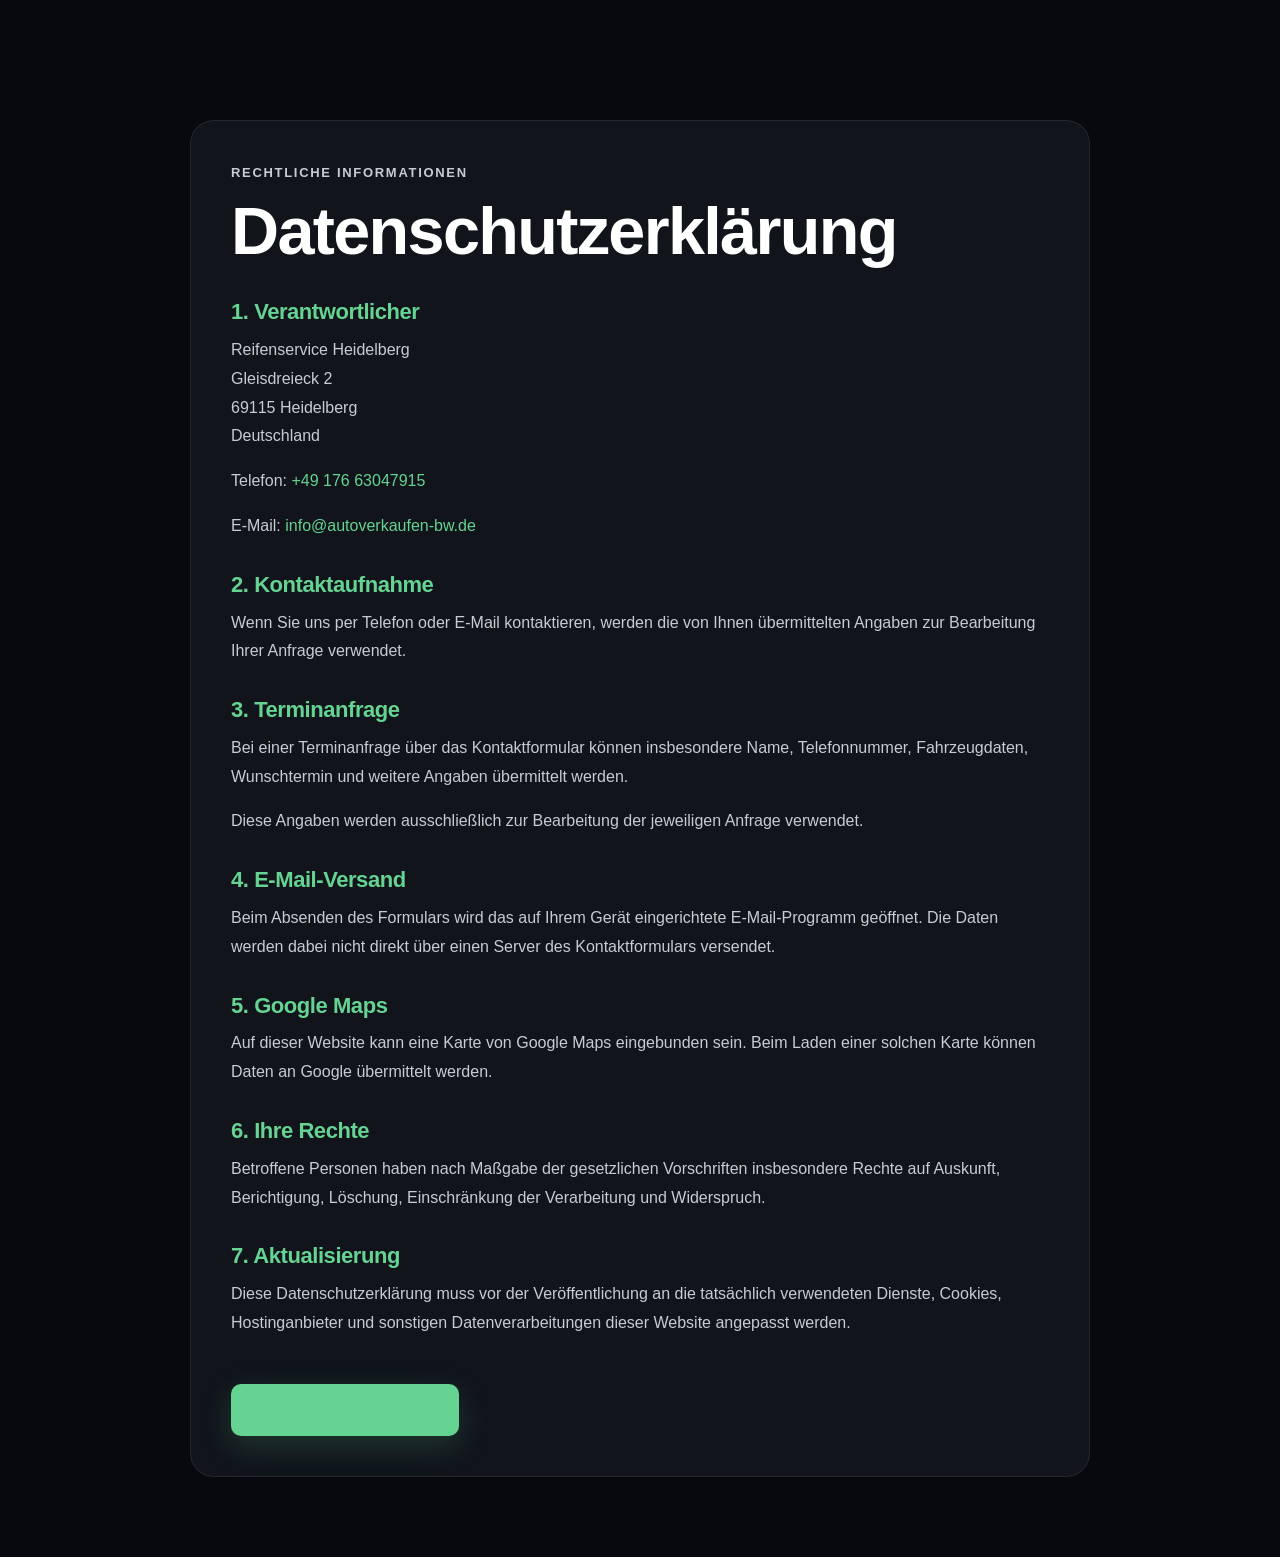
<file: datenschutz.html>
<!DOCTYPE html>
<html lang="de">
<head>
  <meta charset="UTF-8">
  <meta name="viewport" content="width=device-width, initial-scale=1.0">

  <title>Datenschutz | Reifenservice Heidelberg</title>

  <link rel="stylesheet" href="style.css">

  <style>
    .legal-page {
      min-height: 100vh;
      padding: 120px 20px 80px;
    }

    .legal-box {
      max-width: 900px;
      margin: 0 auto;
      background: #11151b;
      border: 1px solid rgba(255,255,255,.08);
      border-radius: 24px;
      padding: 40px;
      color: #fff;
    }

    .legal-box h1 {
      margin-bottom: 30px;
    }

    .legal-box h2 {
      color: #65d391;
      margin: 32px 0 12px;
      font-size: 22px;
    }

    .legal-box p,
    .legal-box li {
      color: #c7ccd3;
      line-height: 1.8;
    }

    .legal-box ul {
      padding-left: 22px;
    }

    .legal-box a {
      color: #65d391;
    }

    .back {
      display: inline-flex;
      margin-top: 30px;
    }

    @media (max-width: 650px) {
      .legal-page {
        padding: 90px 14px 50px;
      }

      .legal-box {
        padding: 25px 20px;
      }
    }
  </style>
</head>

<body>

<main class="legal-page">

  <div class="legal-box">

    <p class="kicker">Rechtliche Informationen</p>

    <h1>Datenschutzerklärung</h1>

    <h2>1. Verantwortlicher</h2>

    <p>
      Reifenservice Heidelberg<br>
      Gleisdreieck 2<br>
      69115 Heidelberg<br>
      Deutschland
    </p>

    <p>
      Telefon:
      <a href="tel:+4917663047915">
        +49 176 63047915
      </a>
    </p>

    <p>
      E-Mail:
      <a href="mailto:info@autoverkaufen-bw.de">
        info@autoverkaufen-bw.de
      </a>
    </p>

    <h2>2. Kontaktaufnahme</h2>

    <p>
      Wenn Sie uns per Telefon oder E-Mail kontaktieren,
      werden die von Ihnen übermittelten Angaben zur
      Bearbeitung Ihrer Anfrage verwendet.
    </p>

    <h2>3. Terminanfrage</h2>

    <p>
      Bei einer Terminanfrage über das Kontaktformular
      können insbesondere Name, Telefonnummer,
      Fahrzeugdaten, Wunschtermin und weitere Angaben
      übermittelt werden.
    </p>

    <p>
      Diese Angaben werden ausschließlich zur Bearbeitung
      der jeweiligen Anfrage verwendet.
    </p>

    <h2>4. E-Mail-Versand</h2>

    <p>
      Beim Absenden des Formulars wird das auf Ihrem Gerät
      eingerichtete E-Mail-Programm geöffnet. Die Daten
      werden dabei nicht direkt über einen Server des
      Kontaktformulars versendet.
    </p>

    <h2>5. Google Maps</h2>

    <p>
      Auf dieser Website kann eine Karte von Google Maps
      eingebunden sein. Beim Laden einer solchen Karte
      können Daten an Google übermittelt werden.
    </p>

    <h2>6. Ihre Rechte</h2>

    <p>
      Betroffene Personen haben nach Maßgabe der
      gesetzlichen Vorschriften insbesondere Rechte auf
      Auskunft, Berichtigung, Löschung, Einschränkung der
      Verarbeitung und Widerspruch.
    </p>

    <h2>7. Aktualisierung</h2>

    <p>
      Diese Datenschutzerklärung muss vor der
      Veröffentlichung an die tatsächlich verwendeten
      Dienste, Cookies, Hostinganbieter und sonstigen
      Datenverarbeitungen dieser Website angepasst werden.
    </p>

    <a class="btn btn-primary back" href="index.html">
      ← Zurück zur Startseite
    </a>

  </div>

</main>

</body>
</html>
</file>
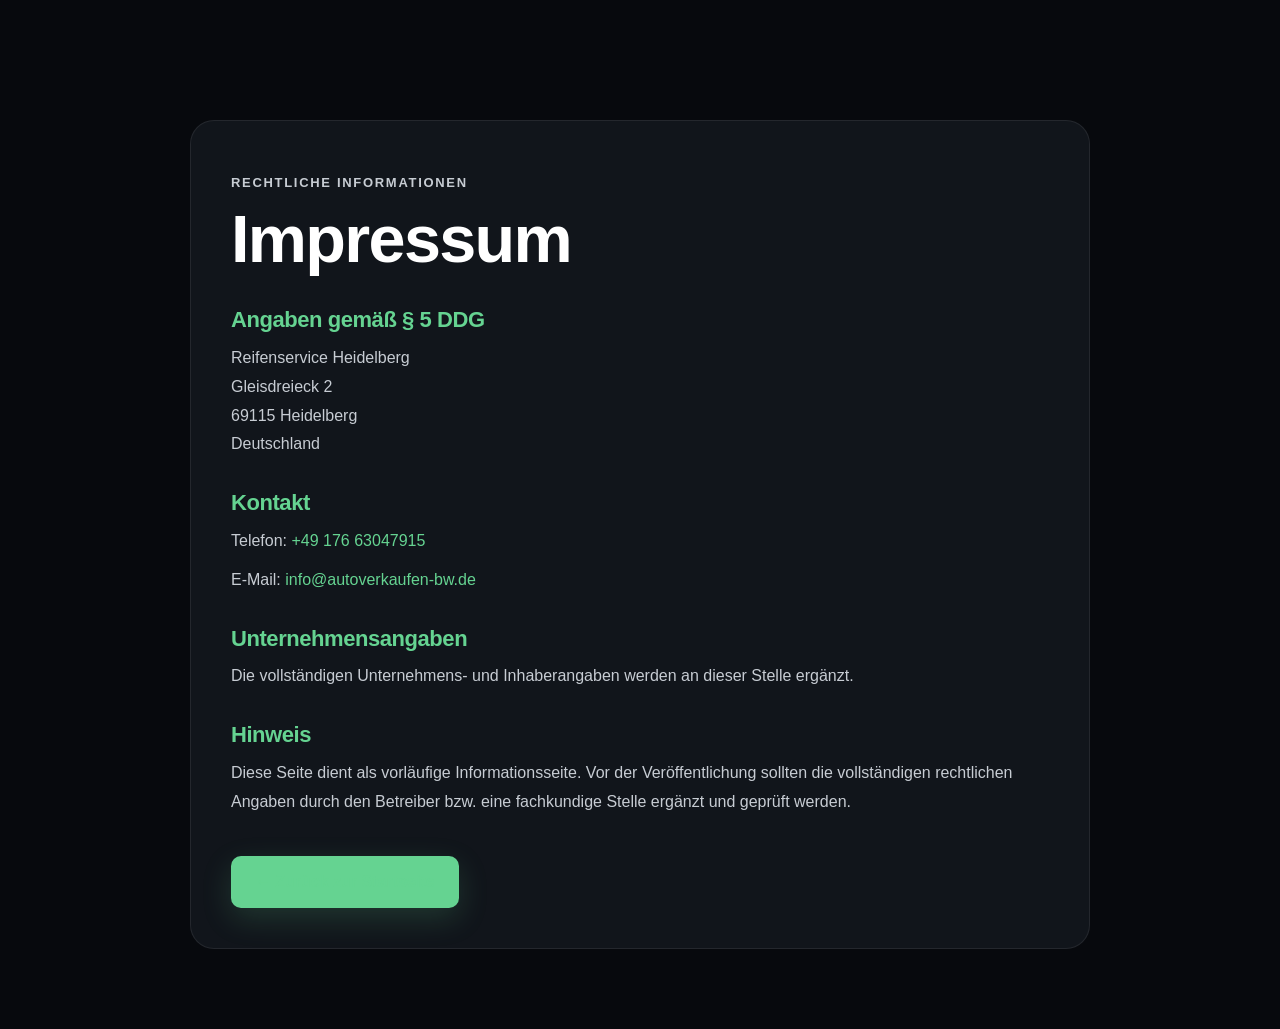
<file: impressum.html>
<!DOCTYPE html>
<html lang="de">
<head>
  <meta charset="UTF-8">
  <meta name="viewport" content="width=device-width, initial-scale=1.0">

  <title>Impressum | Reifenservice Heidelberg</title>

  <link rel="stylesheet" href="style.css">

  <style>
    .legal-page {
      min-height: 100vh;
      padding: 120px 20px 80px;
    }

    .legal-box {
      max-width: 900px;
      margin: 0 auto;
      background: #11151b;
      border: 1px solid rgba(255,255,255,.08);
      border-radius: 24px;
      padding: 40px;
      color: #fff;
    }

    .legal-box h1 {
      margin-bottom: 30px;
    }

    .legal-box h2 {
      color: #65d391;
      margin: 32px 0 12px;
      font-size: 22px;
    }

    .legal-box p {
      color: #c7ccd3;
      line-height: 1.8;
      margin: 10px 0;
    }

    .legal-box a {
      color: #65d391;
    }

    .back {
      display: inline-flex;
      margin-top: 30px;
    }

    @media (max-width: 650px) {
      .legal-page {
        padding: 90px 14px 50px;
      }

      .legal-box {
        padding: 25px 20px;
      }
    }
  </style>
</head>

<body>

<main class="legal-page">

  <div class="legal-box">

    <p class="kicker">Rechtliche Informationen</p>

    <h1>Impressum</h1>

    <h2>Angaben gemäß § 5 DDG</h2>

    <p>
      Reifenservice Heidelberg<br>
      Gleisdreieck 2<br>
      69115 Heidelberg<br>
      Deutschland
    </p>

    <h2>Kontakt</h2>

    <p>
      Telefon:
      <a href="tel:+4917663047915">
        +49 176 63047915
      </a>
    </p>

    <p>
      E-Mail:
      <a href="mailto:info@autoverkaufen-bw.de">
        info@autoverkaufen-bw.de
      </a>
    </p>

    <h2>Unternehmensangaben</h2>

    <p>
      Die vollständigen Unternehmens- und Inhaberangaben
      werden an dieser Stelle ergänzt.
    </p>

    <h2>Hinweis</h2>

    <p>
      Diese Seite dient als vorläufige Informationsseite.
      Vor der Veröffentlichung sollten die vollständigen
      rechtlichen Angaben durch den Betreiber bzw. eine
      fachkundige Stelle ergänzt und geprüft werden.
    </p>

    <a class="btn btn-primary back" href="index.html">
      ← Zurück zur Startseite
    </a>

  </div>

</main>

</body>
</html>
</file>
<file: style.css>
/* =========================================================
   AUTO ZENTRUM HEIDELBERG
   Reifenservice Heidelberg
   Complete Responsive Stylesheet
   ========================================================= */

   :root {
    --bg: #07090d;
    --bg-soft: #0d1118;
    --bg-card: #111720;
    --bg-card-2: #151c25;
  
    --white: #ffffff;
    --text: #f3f6fa;
    --muted: #aab3bf;
    --muted-2: #7f8997;
  
    --green: #65d391;
    --green-dark: #2f9b62;
    --green-soft: rgba(101, 211, 145, 0.12);
  
    --line: rgba(255, 255, 255, 0.09);
    --line-strong: rgba(255, 255, 255, 0.15);
  
    --shadow: 0 24px 70px rgba(0, 0, 0, 0.35);
    --shadow-soft: 0 12px 35px rgba(0, 0, 0, 0.22);
  
    --radius: 18px;
    --radius-sm: 12px;
  
    --max: 1180px;
  
    --font: "Barlow", sans-serif;
    --display: "Barlow Semi Condensed", sans-serif;
  }
  
  
  /* =========================================================
     RESET
     ========================================================= */
  
  *,
  *::before,
  *::after {
    box-sizing: border-box;
  }
  
  html {
    scroll-behavior: smooth;
    scroll-padding-top: 90px;
  }
  
  body {
    margin: 0;
    padding: 0;
    background: var(--bg);
    color: var(--text);
    font-family: var(--font);
    font-size: 16px;
    line-height: 1.65;
    overflow-x: hidden;
  }
  
  body,
  button,
  input,
  textarea,
  select {
    font-family: var(--font);
  }
  
  img {
    display: block;
    max-width: 100%;
  }
  
  a {
    color: inherit;
    text-decoration: none;
  }
  
  button,
  input,
  textarea,
  select {
    font-size: inherit;
  }
  
  button {
    cursor: pointer;
  }
  
  ul,
  ol {
    margin: 0;
    padding: 0;
  }
  
  p,
  h1,
  h2,
  h3,
  h4 {
    margin-top: 0;
  }
  
  ::selection {
    background: var(--green);
    color: #06100a;
  }
  
  
  /* =========================================================
     GLOBAL
     ========================================================= */
  
  .wrap {
    width: min(calc(100% - 40px), var(--max));
    margin-inline: auto;
  }
  
  .sec {
    padding: 110px 0;
    position: relative;
  }
  
  .sec::before {
    content: "";
    position: absolute;
    top: 0;
    left: 50%;
    width: min(900px, 80vw);
    height: 1px;
    background: linear-gradient(
      90deg,
      transparent,
      rgba(255,255,255,0.06),
      transparent
    );
    transform: translateX(-50%);
  }
  
  .sec-head {
    max-width: 760px;
    margin-bottom: 52px;
  }
  
  .sec-head h2 {
    margin-bottom: 16px;
  }
  
  .sec-head > p:last-child {
    color: var(--muted);
    font-size: 17px;
    line-height: 1.8;
  }
  
  .kicker {
    margin-bottom: 12px;
    color: var(--green);
    font-size: 13px;
    font-weight: 700;
    letter-spacing: 0.13em;
    text-transform: uppercase;
  }
  
  h1,
  h2,
  h3,
  h4 {
    color: var(--white);
    font-family: var(--display);
    line-height: 1.08;
  }
  
  h1 {
    font-size: clamp(42px, 5.2vw, 72px);
    letter-spacing: -0.025em;
  }
  
  h2 {
    font-size: clamp(34px, 4vw, 52px);
    letter-spacing: -0.02em;
  }
  
  h3 {
    font-size: 25px;
  }
  
  h4 {
    font-size: 20px;
  }
  
  
  /* =========================================================
     BUTTONS
     ========================================================= */
  
  .btn {
    display: inline-flex;
    align-items: center;
    justify-content: center;
    gap: 9px;
    min-height: 52px;
    padding: 0 23px;
    border: 1px solid transparent;
    border-radius: 10px;
    font-weight: 700;
    line-height: 1;
    transition:
      transform 0.2s ease,
      background 0.2s ease,
      border-color 0.2s ease,
      box-shadow 0.2s ease,
      color 0.2s ease;
  }
  
  .btn:hover {
    transform: translateY(-2px);
  }
  
  .btn-primary {
    background: var(--green);
    color: #07110b;
    box-shadow: 0 10px 30px rgba(101, 211, 145, 0.18);
  }
  
  .btn-primary:hover {
    background: #7ce0a3;
    box-shadow: 0 14px 38px rgba(101, 211, 145, 0.25);
  }
  
  .btn-dark {
    background: #10151c;
    color: var(--white);
    border-color: var(--line-strong);
  }
  
  .btn-dark:hover {
    background: #181f28;
    border-color: rgba(101, 211, 145, 0.4);
  }
  
  .btn-ghost {
    background: rgba(255,255,255,0.04);
    color: var(--white);
    border-color: rgba(255,255,255,0.16);
    backdrop-filter: blur(12px);
  }
  
  .btn-ghost:hover {
    background: rgba(255,255,255,0.08);
    border-color: rgba(101,211,145,0.45);
  }
  
  .btn-line {
    background: transparent;
    color: var(--text);
    border-color: var(--line-strong);
  }
  
  .btn-line:hover {
    border-color: var(--green);
    color: var(--green);
  }
  
  .btn-light {
    background: #fff;
    color: #0b1016;
    border-color: #fff;
  }
  
  .btn-light:hover {
    background: var(--green);
    border-color: var(--green);
  }
  
  .btn-sm {
    min-height: 43px;
    padding: 0 17px;
    font-size: 14px;
  }
  
  
  /* =========================================================
     TOPBAR
     ========================================================= */
  
  .topbar {
    background: #05070a;
    border-bottom: 1px solid rgba(255,255,255,0.06);
    color: var(--muted);
    font-size: 13px;
  }
  
  .topbar .wrap {
    min-height: 38px;
    display: flex;
    align-items: center;
    justify-content: space-between;
    gap: 20px;
  }
  
  .topbar a {
    color: var(--green);
    font-weight: 700;
    transition: color 0.2s ease;
  }
  
  .topbar a:hover {
    color: #9aeab8;
  }
  
  
  /* =========================================================
     HEADER
     ========================================================= */
  
  .site-header {
    position: sticky;
    top: 0;
    z-index: 1000;
    background: rgba(7, 9, 13, 0.88);
    border-bottom: 1px solid rgba(255,255,255,0.07);
    backdrop-filter: blur(18px);
    -webkit-backdrop-filter: blur(18px);
  }
  
  .site-header > .wrap {
    min-height: 82px;
    display: flex;
    align-items: center;
    gap: 28px;
  }
  
  
  /* =========================================================
     LOGO
     IMPORTANT: IMAGE ITSELF IS NOT ALTERED
     ========================================================= */
  
  .brand {
    display: inline-flex;
    align-items: center;
    gap: 13px;
    flex-shrink: 0;
  }
  
  .brand-logo {
    width: 70px;
    height: 48px;
    display: block;
    object-fit: contain;
    object-position: center;
  }
  
  .brand-text {
    display: flex;
    flex-direction: column;
    color: var(--white);
    font-family: var(--display);
    font-size: 19px;
    font-weight: 700;
    line-height: 0.95;
    letter-spacing: 0.01em;
  }
  
  .brand-text small {
    margin-top: 5px;
    color: var(--green);
    font-size: 12px;
    font-weight: 700;
    letter-spacing: 0.12em;
    text-transform: uppercase;
  }
  
  
  /* =========================================================
     NAVIGATION
     ========================================================= */
  
  .nav {
    display: flex;
    align-items: center;
    justify-content: center;
    gap: 23px;
    margin-left: auto;
  }
  
  .nav a {
    position: relative;
    padding: 30px 0;
    color: #c5ccd5;
    font-size: 14px;
    font-weight: 600;
    white-space: nowrap;
    transition: color 0.2s ease;
  }
  
  .nav a::after {
    content: "";
    position: absolute;
    left: 0;
    bottom: 21px;
    width: 0;
    height: 2px;
    border-radius: 10px;
    background: var(--green);
    transition: width 0.2s ease;
  }
  
  .nav a:hover {
    color: var(--white);
  }
  
  .nav a:hover::after {
    width: 100%;
  }
  
  .header-cta {
    display: flex;
    align-items: center;
    gap: 12px;
    margin-left: auto;
  }
  
  .header-cta .tel {
    color: var(--white);
    font-size: 14px;
    font-weight: 700;
    white-space: nowrap;
  }
  
  .header-cta .tel:hover {
    color: var(--green);
  }
  
  .menu-btn {
    width: 45px;
    height: 45px;
    display: none;
    flex-direction: column;
    align-items: center;
    justify-content: center;
    gap: 5px;
    padding: 0;
    background: transparent;
    border: 1px solid var(--line-strong);
    border-radius: 10px;
  }
  
  .menu-btn span {
    width: 20px;
    height: 2px;
    background: var(--white);
    border-radius: 5px;
  }
  
  
  /* =========================================================
     HERO
     ========================================================= */
  
  .hero {
    position: relative;
    min-height: 720px;
    padding: 100px 0 120px;
    overflow: hidden;
    background:
      radial-gradient(
        circle at 75% 35%,
        rgba(101,211,145,0.08),
        transparent 34%
      ),
      radial-gradient(
        circle at 15% 20%,
        rgba(54,76,100,0.14),
        transparent 30%
      );
  }
  
  .hero::before {
    content: "";
    position: absolute;
    width: 550px;
    height: 550px;
    top: -240px;
    right: -180px;
    border: 1px solid rgba(101,211,145,0.08);
    border-radius: 50%;
  }
  
  .hero::after {
    content: "";
    position: absolute;
    width: 360px;
    height: 360px;
    right: 7%;
    bottom: -220px;
    border: 1px solid rgba(255,255,255,0.05);
    border-radius: 50%;
  }
  
  .hero > .wrap {
    position: relative;
    z-index: 2;
    display: grid;
    grid-template-columns: minmax(0, 1.05fr) minmax(420px, 0.95fr);
    align-items: center;
    gap: 70px;
  }
  
  .hero-content {
    max-width: 690px;
  }
  
  .hero h1 {
    max-width: 720px;
    margin-bottom: 25px;
  }
  
  .hero .lead {
    max-width: 670px;
    margin-bottom: 30px;
    color: var(--muted);
    font-size: 18px;
    line-height: 1.8;
  }
  
  .hero-actions {
    display: flex;
    flex-wrap: wrap;
    align-items: center;
    gap: 12px;
  }
  
  .hero-points {
    display: grid;
    grid-template-columns: 1fr 1fr;
    gap: 12px 25px;
    margin: 34px 0 28px;
    list-style: none;
  }
  
  .hero-points li {
    position: relative;
    padding-left: 25px;
    color: #cbd2da;
    font-size: 14px;
  }
  
  .hero-points li::before {
    content: "✓";
    position: absolute;
    left: 0;
    top: 1px;
    color: var(--green);
    font-weight: 800;
  }
  
  .rating {
    display: flex;
    align-items: center;
    gap: 13px;
    color: var(--muted);
    font-size: 14px;
  }
  
  .rating strong {
    color: var(--white);
  }
  
  .stars {
    color: #f5c94a;
    letter-spacing: 2px;
  }
  
  .hero-media {
    position: relative;
  }
  
  .hero-media > img {
    width: 100%;
    min-height: 500px;
    max-height: 600px;
    object-fit: cover;
    border: 1px solid var(--line);
    border-radius: 22px;
    box-shadow: var(--shadow);
  }
  
  .loc-card {
    position: absolute;
    left: -35px;
    right: 35px;
    bottom: -40px;
    padding: 23px 25px;
    background: rgba(13,17,24,0.94);
    border: 1px solid rgba(255,255,255,0.12);
    border-radius: 16px;
    box-shadow: var(--shadow);
    backdrop-filter: blur(16px);
  }
  
  .loc-card .name {
    margin-bottom: 5px;
    color: var(--green);
    font-size: 12px;
    font-weight: 700;
    letter-spacing: 0.08em;
    text-transform: uppercase;
  }
  
  .loc-card h3 {
    margin-bottom: 7px;
    font-size: 20px;
  }
  
  .loc-card p:not(.name):not(.flag) {
    margin-bottom: 8px;
    color: var(--muted);
    font-size: 14px;
  }
  
  .loc-card .flag {
    margin: 0;
    color: var(--green);
    font-size: 13px;
    font-weight: 700;
  }
  
  
  /* =========================================================
     SERVICE CARDS
     ========================================================= */
  
  .grid-3 {
    display: grid;
    grid-template-columns: repeat(3, 1fr);
    gap: 20px;
  }
  
  .card {
    position: relative;
    min-height: 275px;
    display: flex;
    flex-direction: column;
    padding: 29px;
    background:
      linear-gradient(
        145deg,
        rgba(255,255,255,0.055),
        rgba(255,255,255,0.018)
      );
    border: 1px solid var(--line);
    border-radius: var(--radius);
    overflow: hidden;
    transition:
      transform 0.25s ease,
      border-color 0.25s ease,
      background 0.25s ease,
      box-shadow 0.25s ease;
  }
  
  .card::before {
    content: "";
    position: absolute;
    top: 0;
    left: 28px;
    width: 42px;
    height: 3px;
    background: var(--green);
    border-radius: 0 0 5px 5px;
  }
  
  .card:hover {
    transform: translateY(-7px);
    border-color: rgba(101,211,145,0.28);
    background: rgba(255,255,255,0.055);
    box-shadow: var(--shadow-soft);
  }
  
  .card h3 {
    margin: 14px 0 13px;
    font-size: 24px;
  }
  
  .card p {
    margin-bottom: 22px;
    color: var(--muted);
    font-size: 15px;
    line-height: 1.75;
  }
  
  .more {
    margin-top: auto;
    color: var(--green);
    font-size: 14px;
    font-weight: 700;
  }
  
  .more::after {
    content: " →";
    transition: margin 0.2s ease;
  }
  
  .more:hover::after {
    margin-left: 5px;
  }
  
  
  /* =========================================================
     CALL STRIP
     ========================================================= */
  
  .call-strip {
    padding: 32px 0;
    background: var(--green);
    color: #07100b;
  }
  
  .call-strip .wrap {
    display: flex;
    align-items: center;
    justify-content: space-between;
    gap: 30px;
  }
  
  .call-strip h4 {
    margin-bottom: 5px;
    color: #07100b;
    font-size: 24px;
  }
  
  .call-strip p {
    margin: 0;
    font-size: 15px;
  }
  
  .call-strip .btn-dark {
    background: #07100b;
    color: white;
    border-color: #07100b;
    flex-shrink: 0;
  }
  
  
  /* =========================================================
     CHIPS
     ========================================================= */
  
  .chips {
    display: flex;
    flex-wrap: wrap;
    gap: 11px;
    list-style: none;
  }
  
  .chips li {
    padding: 12px 17px;
    color: #cdd4dc;
    background: rgba(255,255,255,0.035);
    border: 1px solid var(--line);
    border-radius: 100px;
    font-size: 14px;
    transition:
      color 0.2s ease,
      background 0.2s ease,
      border-color 0.2s ease,
      transform 0.2s ease;
  }
  
  .chips li:hover {
    color: var(--green);
    background: var(--green-soft);
    border-color: rgba(101,211,145,0.25);
    transform: translateY(-2px);
  }
  
  
  /* =========================================================
     TYRE CARDS
     ========================================================= */
  
  .card-s {
    overflow: hidden;
    background: #10151c;
    border: 1px solid var(--line);
    border-radius: var(--radius);
    box-shadow: 0 15px 40px rgba(0,0,0,0.18);
    transition:
      transform 0.25s ease,
      border-color 0.25s ease;
  }
  
  .card-s:hover {
    transform: translateY(-6px);
    border-color: rgba(101,211,145,0.25);
  }
  
  .card-s .media {
    position: relative;
    height: 240px;
    overflow: hidden;
  }
  
  .card-s .media img {
    width: 100%;
    height: 100%;
    object-fit: cover;
    transition: transform 0.5s ease;
  }
  
  .card-s:hover .media img {
    transform: scale(1.04);
  }
  
  .card-s .badge {
    position: absolute;
    left: 15px;
    bottom: 15px;
    padding: 8px 12px;
    color: var(--white);
    background: rgba(7,9,13,0.82);
    border: 1px solid rgba(255,255,255,0.12);
    border-radius: 8px;
    font-size: 12px;
    font-weight: 700;
    backdrop-filter: blur(8px);
  }
  
  .card-s .body {
    padding: 27px;
  }
  
  .card-s h3 {
    margin-bottom: 8px;
  }
  
  .card-s .sub {
    margin-bottom: 14px;
    color: var(--green);
    font-size: 14px;
    font-weight: 600;
  }
  
  .card-s .txt {
    margin-bottom: 24px;
    color: var(--muted);
    font-size: 14px;
    line-height: 1.75;
  }
  
  .card-s .arrow {
    font-size: 18px;
  }
  
  
  /* =========================================================
     BENEFITS
     ========================================================= */
  
  .benefits {
    background:
      radial-gradient(
        circle at 80% 50%,
        rgba(101,211,145,0.05),
        transparent 30%
      );
  }
  
  .benefits > .wrap {
    display: grid;
    grid-template-columns: minmax(360px, 0.85fr) minmax(0, 1.15fr);
    align-items: center;
    gap: 80px;
  }
  
  .benefits > .wrap > img {
    width: 100%;
    height: 610px;
    object-fit: cover;
    border: 1px solid var(--line);
    border-radius: 20px;
    box-shadow: var(--shadow);
  }
  
  .benefits h2 {
    margin-bottom: 18px;
  }
  
  .benefits > .wrap > div > p:not(.kicker) {
    margin-bottom: 35px;
    color: var(--muted);
    line-height: 1.8;
  }
  
  .benefit-list {
    list-style: none;
  }
  
  .benefit-list li {
    display: grid;
    grid-template-columns: 45px 1fr;
    gap: 18px;
    padding: 20px 0;
    border-top: 1px solid var(--line);
  }
  
  .benefit-list li:last-child {
    border-bottom: 1px solid var(--line);
  }
  
  .benefit-list .num {
    color: var(--green);
    font-family: var(--display);
    font-size: 18px;
    font-weight: 800;
  }
  
  .benefit-list h3 {
    margin-bottom: 6px;
    font-size: 19px;
  }
  
  .benefit-list p {
    margin: 0;
    color: var(--muted);
    font-size: 14px;
    line-height: 1.7;
  }
  
  
  /* =========================================================
     STEPS
     ========================================================= */
  
  .steps {
    display: grid;
    grid-template-columns: repeat(3, 1fr);
    gap: 20px;
    margin-bottom: 40px;
    list-style: none;
    counter-reset: step;
  }
  
  .steps li {
    position: relative;
    min-height: 230px;
    padding: 70px 27px 27px;
    background: rgba(255,255,255,0.03);
    border: 1px solid var(--line);
    border-radius: var(--radius);
  }
  
  .steps li::before {
    counter-increment: step;
    content: "0" counter(step);
    position: absolute;
    top: 25px;
    left: 27px;
    color: var(--green);
    font-family: var(--display);
    font-size: 30px;
    font-weight: 800;
  }
  
  .steps h3 {
    margin-bottom: 12px;
    font-size: 23px;
  }
  
  .steps p {
    margin: 0;
    color: var(--muted);
    font-size: 14px;
    line-height: 1.75;
  }
  
  
  /* =========================================================
     REVIEWS
     ========================================================= */
  
  .reviews {
    background: #090c11;
  }
  
  .review-grid {
    display: grid;
    grid-template-columns: 1fr 1fr 1fr;
    gap: 20px;
  }
  
  .g-box,
  .quote {
    min-height: 285px;
    padding: 30px;
    background: rgba(255,255,255,0.035);
    border: 1px solid var(--line);
    border-radius: var(--radius);
  }
  
  .g-box {
    text-align: center;
  }
  
  .g {
    width: 48px;
    height: 48px;
    display: inline-flex;
    align-items: center;
    justify-content: center;
    margin-bottom: 14px;
    border-radius: 50%;
    background: white;
    color: #4285f4;
    font-size: 24px;
    font-weight: 800;
  }
  
  .g-box h3 {
    margin-bottom: 5px;
    font-size: 21px;
  }
  
  .g-box small {
    color: var(--muted);
  }
  
  .score {
    margin: 18px 0 0;
    color: white;
    font-family: var(--display);
    font-size: 48px;
    font-weight: 800;
    line-height: 1;
  }
  
  .quote {
    display: flex;
    flex-direction: column;
  }
  
  .quote .stars {
    margin-bottom: 20px;
  }
  
  .quote p {
    margin-bottom: 20px;
    color: #d8dde3;
    font-size: 16px;
    line-height: 1.8;
  }
  
  .quote cite {
    margin-top: auto;
    color: var(--muted-2);
    font-size: 13px;
    font-style: normal;
  }
  
  
  /* =========================================================
     LOCAL / MAP
     ========================================================= */
  
  .local > .wrap {
    display: grid;
    grid-template-columns: minmax(0, 0.95fr) minmax(420px, 1.05fr);
    gap: 70px;
    align-items: center;
  }
  
  .local h2 {
    margin-bottom: 18px;
  }
  
  .local > .wrap > div:first-child > p:not(.kicker) {
    color: var(--muted);
    line-height: 1.8;
  }
  
  .info-list {
    margin: 35px 0;
  }
  
  .info-list > div {
    padding: 15px 0;
    border-bottom: 1px solid var(--line);
  }
  
  .info-list > div:first-child {
    border-top: 1px solid var(--line);
  }
  
  .info-list dt {
    margin-bottom: 4px;
    color: var(--green);
    font-size: 13px;
    font-weight: 700;
  }
  
  .info-list dd {
    margin: 0;
    color: #d6dce2;
  }
  
  .info-list a {
    color: white;
  }
  
  .info-list a:hover {
    color: var(--green);
  }
  
  .actions {
    display: flex;
    flex-wrap: wrap;
    gap: 12px;
  }
  
  .map {
    height: 520px;
    overflow: hidden;
    border: 1px solid var(--line);
    border-radius: 20px;
    box-shadow: var(--shadow);
    background: #111;
  }
  
  .map iframe {
    width: 100%;
    height: 100%;
    display: block;
    border: 0;
    filter: grayscale(0.75) contrast(1.05);
  }
  
  
  /* =========================================================
     FAQ
     ========================================================= */
  
  .faq-list {
    max-width: 900px;
  }
  
  .faq-list details {
    border-top: 1px solid var(--line);
  }
  
  .faq-list details:last-child {
    border-bottom: 1px solid var(--line);
  }
  
  .faq-list summary {
    position: relative;
    padding: 24px 50px 24px 0;
    color: var(--white);
    font-family: var(--display);
    font-size: 21px;
    font-weight: 700;
    cursor: pointer;
    list-style: none;
  }
  
  .faq-list summary::-webkit-details-marker {
    display: none;
  }
  
  .faq-list summary::after {
    content: "+";
    position: absolute;
    right: 4px;
    top: 18px;
    color: var(--green);
    font-family: var(--font);
    font-size: 28px;
    font-weight: 400;
    transition: transform 0.2s ease;
  }
  
  .faq-list details[open] summary::after {
    transform: rotate(45deg);
  }
  
  .faq-list details p {
    max-width: 800px;
    margin: -4px 0 25px;
    color: var(--muted);
    font-size: 15px;
    line-height: 1.8;
  }
  
  .faq-list details a {
    color: var(--green);
    font-weight: 700;
  }
  
  
  /* =========================================================
     CONTACT
     ========================================================= */
  
  .contact {
    background: #090c11;
  }
  
  .contact > .wrap {
    display: grid;
    grid-template-columns: minmax(300px, 0.75fr) minmax(0, 1.25fr);
    gap: 75px;
    align-items: start;
  }
  
  .contact h2 {
    margin-bottom: 18px;
  }
  
  .contact > .wrap > div:first-child > p:not(.kicker) {
    color: var(--muted);
    line-height: 1.8;
  }
  
  .contact > .wrap > div:first-child > p:last-child {
    margin-top: 30px;
  }
  
  .kf {
    display: grid;
    grid-template-columns: 1fr 1fr;
    gap: 18px;
    padding: 32px;
    background: #10151c;
    border: 1px solid var(--line);
    border-radius: 20px;
    box-shadow: var(--shadow-soft);
  }
  
  .kf > div {
    min-width: 0;
  }
  
  .kf .full {
    grid-column: 1 / -1;
  }
  
  .kf label {
    display: block;
    margin-bottom: 8px;
    color: #dce2e8;
    font-size: 14px;
    font-weight: 600;
  }
  
  .kf input,
  .kf select,
  .kf textarea {
    width: 100%;
    border: 1px solid rgba(255,255,255,0.11);
    outline: none;
    border-radius: 10px;
    background: #090d13;
    color: white;
    transition:
      border-color 0.2s ease,
      box-shadow 0.2s ease,
      background 0.2s ease;
  }
  
  .kf input,
  .kf select {
    height: 51px;
    padding: 0 15px;
  }
  
  .kf textarea {
    min-height: 145px;
    padding: 14px 15px;
    resize: vertical;
  }
  
  .kf input::placeholder,
  .kf textarea::placeholder {
    color: #697482;
  }
  
  .kf input:focus,
  .kf select:focus,
  .kf textarea:focus {
    border-color: rgba(101,211,145,0.65);
    box-shadow: 0 0 0 3px rgba(101,211,145,0.08);
    background: #0b1017;
  }
  
  .kf select {
    appearance: auto;
  }
  
  .form-note {
    margin: 11px 0 0;
    color: var(--muted-2);
  }
  
  
  /* =========================================================
     FINAL CTA
     ========================================================= */
  
  .final {
    position: relative;
    padding: 115px 0;
    text-align: center;
    overflow: hidden;
    background:
      radial-gradient(
        circle at 50% 100%,
        rgba(101,211,145,0.12),
        transparent 45%
      ),
      #080b10;
    border-top: 1px solid var(--line);
  }
  
  .final::before,
  .final::after {
    content: "";
    position: absolute;
    border: 1px solid rgba(101,211,145,0.07);
    border-radius: 50%;
  }
  
  .final::before {
    width: 500px;
    height: 500px;
    left: -250px;
    top: -250px;
  }
  
  .final::after {
    width: 600px;
    height: 600px;
    right: -300px;
    bottom: -350px;
  }
  
  .final .wrap {
    position: relative;
    z-index: 2;
  }
  
  .final h2 {
    max-width: 800px;
    margin: 0 auto 17px;
  }
  
  .final > .wrap > p:not(.kicker) {
    max-width: 650px;
    margin: 0 auto 30px;
    color: var(--muted);
    font-size: 17px;
  }
  
  .final .hero-actions {
    justify-content: center;
  }
  
  
  /* =========================================================
     FOOTER
     ========================================================= */
  
  .site-footer {
    background: #05070a;
    border-top: 1px solid var(--line);
  }
  
  .site-footer > .wrap {
    display: grid;
    grid-template-columns: 1.25fr 1fr 1fr 0.9fr;
    gap: 45px;
    padding: 75px 0;
  }
  
  .site-footer .brand {
    margin-bottom: 20px;
  }
  
  .site-footer p {
    max-width: 330px;
    margin-bottom: 15px;
    color: var(--muted-2);
    font-size: 14px;
    line-height: 1.75;
  }
  
  .site-footer h4 {
    margin-bottom: 20px;
    font-size: 18px;
  }
  
  .site-footer ul {
    list-style: none;
  }
  
  .site-footer li {
    margin-bottom: 10px;
  }
  
  .site-footer li a {
    color: var(--muted-2);
    font-size: 14px;
    transition: color 0.2s ease;
  }
  
  .site-footer li a:hover {
    color: var(--green);
  }
  
  .site-footer a {
    transition: color 0.2s ease;
  }
  
  .site-footer > .wrap > div:not(:first-child) a:not(.btn) {
    color: #b9c1ca;
  }
  
  .site-footer > .wrap > div:not(:first-child) a:not(.btn):hover {
    color: var(--green);
  }
  
  .legal {
    border-top: 1px solid var(--line);
  }
  
  .legal .wrap {
    min-height: 70px;
    display: flex;
    align-items: center;
    justify-content: space-between;
    gap: 20px;
  }
  
  .legal span {
    color: #626c78;
    font-size: 13px;
  }
  
  .legal nav {
    display: flex;
    gap: 22px;
  }
  
  .legal nav a {
    color: #737d89;
    font-size: 13px;
  }
  
  .legal nav a:hover {
    color: var(--green);
  }
  
  
  /* =========================================================
     MOBILE BOTTOM BAR
     ========================================================= */
  
  .mobile-bar {
    display: none;
  }
  
  
  /* =========================================================
     FOCUS ACCESSIBILITY
     ========================================================= */
  
  a:focus-visible,
  button:focus-visible,
  input:focus-visible,
  textarea:focus-visible,
  select:focus-visible,
  summary:focus-visible {
    outline: 2px solid var(--green);
    outline-offset: 3px;
  }
  
  
  /* =========================================================
     LARGE TABLET
     ========================================================= */
  
  @media (max-width: 1150px) {
  
    .site-header > .wrap {
      gap: 18px;
    }
  
    .nav {
      gap: 15px;
    }
  
    .nav a {
      font-size: 13px;
    }
  
    .header-cta .tel {
      display: none;
    }
  
    .hero > .wrap {
      gap: 45px;
    }
  
    .loc-card {
      left: -15px;
      right: 15px;
    }
  
    .benefits > .wrap {
      gap: 45px;
    }
  
    .site-footer > .wrap {
      grid-template-columns: 1.2fr 1fr 1fr;
    }
  
    .site-footer > .wrap > div:last-child {
      grid-column: 1 / -1;
    }
  }
  
  
  /* =========================================================
     TABLET
     ========================================================= */
  
  @media (max-width: 900px) {
  
    .wrap {
      width: min(calc(100% - 32px), var(--max));
    }
  
    .sec {
      padding: 85px 0;
    }
  
    .nav {
      position: fixed;
      top: 82px;
      left: 16px;
      right: 16px;
      display: none;
      flex-direction: column;
      align-items: stretch;
      gap: 0;
      padding: 10px;
      background: rgba(10,14,20,0.98);
      border: 1px solid var(--line);
      border-radius: 14px;
      box-shadow: var(--shadow);
      backdrop-filter: blur(18px);
    }
  
    .nav.open {
      display: flex;
    }
  
    .nav a {
      padding: 14px 15px;
      border-radius: 8px;
    }
  
    .nav a:hover {
      background: rgba(255,255,255,0.04);
    }
  
    .nav a::after {
      display: none;
    }
  
    .menu-btn {
      display: flex;
    }
  
    .hero {
      padding: 75px 0 100px;
    }
  
    .hero > .wrap {
      grid-template-columns: 1fr;
    }
  
    .hero-content {
      max-width: 800px;
    }
  
    .hero-media {
      max-width: 700px;
    }
  
    .grid-3 {
      grid-template-columns: 1fr 1fr;
    }
  
    .benefits > .wrap {
      grid-template-columns: 1fr;
    }
  
    .benefits > .wrap > img {
      height: 430px;
      max-width: 700px;
    }
  
    .steps {
      grid-template-columns: 1fr;
    }
  
    .steps li {
      min-height: auto;
    }
  
    .review-grid {
      grid-template-columns: 1fr 1fr;
    }
  
    .g-box {
      grid-column: 1 / -1;
    }
  
    .local > .wrap {
      grid-template-columns: 1fr;
    }
  
    .map {
      height: 430px;
    }
  
    .contact > .wrap {
      grid-template-columns: 1fr;
    }
  
    .contact > .wrap > div:first-child {
      max-width: 700px;
    }
  
    .site-footer > .wrap {
      grid-template-columns: 1fr 1fr;
    }
  }
  
  
  /* =========================================================
     MOBILE
     ========================================================= */
  
  @media (max-width: 650px) {
  
    body {
      padding-bottom: 65px;
    }
  
    .wrap {
      width: min(calc(100% - 28px), var(--max));
    }
  
    .topbar .wrap {
      min-height: 35px;
      font-size: 11px;
    }
  
    .site-header > .wrap {
      min-height: 72px;
    }
  
    .brand-logo {
      width: 58px;
      height: 43px;
    }
  
    .brand-text {
      font-size: 17px;
    }
  
    .brand-text small {
      font-size: 10px;
    }
  
    .header-cta .btn {
      display: none;
    }
  
    .nav {
      top: 72px;
    }
  
    .hero {
      min-height: auto;
      padding: 65px 0 90px;
    }
  
    .hero h1 {
      font-size: clamp(39px, 12vw, 55px);
    }
  
    .hero .lead {
      font-size: 16px;
    }
  
    .hero-actions {
      align-items: stretch;
      flex-direction: column;
    }
  
    .hero-actions .btn {
      width: 100%;
    }
  
    .hero-points {
      grid-template-columns: 1fr;
      gap: 10px;
    }
  
    .rating {
      align-items: flex-start;
    }
  
    .hero-media {
      margin-top: 15px;
    }
  
    .hero-media > img {
      min-height: 360px;
      max-height: 430px;
      border-radius: 16px;
    }
  
    .loc-card {
      position: relative;
      left: 0;
      right: auto;
      bottom: auto;
      margin: -45px 12px 0;
      z-index: 3;
    }
  
    .sec {
      padding: 70px 0;
    }
  
    .sec-head {
      margin-bottom: 35px;
    }
  
    .sec-head > p:last-child {
      font-size: 15px;
    }
  
    h2 {
      font-size: 36px;
    }
  
    .grid-3 {
      grid-template-columns: 1fr;
    }
  
    .card {
      min-height: 245px;
    }
  
    .call-strip {
      padding: 28px 0;
    }
  
    .call-strip .wrap {
      align-items: flex-start;
      flex-direction: column;
    }
  
    .call-strip h4 {
      font-size: 21px;
    }
  
    .call-strip .btn {
      width: 100%;
    }
  
    .chips {
      gap: 8px;
    }
  
    .chips li {
      padding: 10px 13px;
      font-size: 13px;
    }
  
    .card-s .media {
      height: 220px;
    }
  
    .card-s .body {
      padding: 23px;
    }
  
    .benefits > .wrap {
      gap: 40px;
    }
  
    .benefits > .wrap > img {
      height: 330px;
      border-radius: 16px;
    }
  
    .benefit-list li {
      grid-template-columns: 38px 1fr;
      gap: 12px;
    }
  
    .benefit-list h3 {
      font-size: 18px;
    }
  
    .steps {
      gap: 14px;
    }
  
    .steps li {
      padding: 65px 22px 24px;
    }
  
    .steps li::before {
      left: 22px;
    }
  
    .review-grid {
      grid-template-columns: 1fr;
    }
  
    .g-box {
      grid-column: auto;
    }
  
    .g-box,
    .quote {
      min-height: auto;
    }
  
    .local > .wrap {
      gap: 40px;
    }
  
    .actions {
      flex-direction: column;
    }
  
    .actions .btn {
      width: 100%;
    }
  
    .map {
      height: 340px;
      border-radius: 16px;
    }
  
    .faq-list summary {
      padding: 21px 40px 21px 0;
      font-size: 19px;
    }
  
    .faq-list summary::after {
      top: 15px;
    }
  
    .contact > .wrap {
      gap: 40px;
    }
  
    .kf {
      grid-template-columns: 1fr;
      padding: 22px;
    }
  
    .kf .full {
      grid-column: auto;
    }
  
    .kf .btn {
      width: 100%;
    }
  
    .final {
      padding: 80px 0;
    }
  
    .final h2 {
      font-size: 38px;
    }
  
    .final .hero-actions {
      width: 100%;
    }
  
    .site-footer > .wrap {
      grid-template-columns: 1fr;
      gap: 35px;
      padding: 55px 0 45px;
    }
  
    .site-footer > .wrap > div:last-child {
      grid-column: auto;
    }
  
    .site-footer .btn {
      width: 100%;
    }
  
    .legal .wrap {
      min-height: auto;
      padding: 20px 0 85px;
      align-items: flex-start;
      flex-direction: column;
    }
  
    .legal nav {
      flex-wrap: wrap;
    }
  
    .mobile-bar {
      position: fixed;
      left: 0;
      right: 0;
      bottom: 0;
      z-index: 2000;
      height: 62px;
      display: grid;
      grid-template-columns: 1fr 64px;
      background: rgba(6,8,11,0.96);
      border-top: 1px solid rgba(255,255,255,0.1);
      box-shadow: 0 -10px 35px rgba(0,0,0,0.35);
      backdrop-filter: blur(15px);
    }
  
    .mobile-bar a {
      display: flex;
      align-items: center;
      justify-content: center;
      font-weight: 700;
    }
  
    .mobile-bar .call {
      color: #07110b;
      background: var(--green);
    }
  
    .mobile-bar .cal {
      color: white;
      background: #10151c;
      border-left: 1px solid rgba(255,255,255,0.08);
      font-size: 21px;
    }
  }
  
  
  /* =========================================================
     VERY SMALL PHONES
     ========================================================= */
  
  @media (max-width: 390px) {
  
    .brand-text {
      display: none;
    }
  
    .hero h1 {
      font-size: 37px;
    }
  
    h2 {
      font-size: 32px;
    }
  
    .loc-card {
      padding: 20px;
    }
  
    .kf {
      padding: 18px;
    }
  }
  
  
  /* =========================================================
     REDUCED MOTION
     ========================================================= */
  
  @media (prefers-reduced-motion: reduce) {
  
    html {
      scroll-behavior: auto;
    }
  
    *,
    *::before,
    *::after {
      animation-duration: 0.01ms !important;
      animation-iteration-count: 1 !important;
      transition-duration: 0.01ms !important;
    }
  }
</file>
